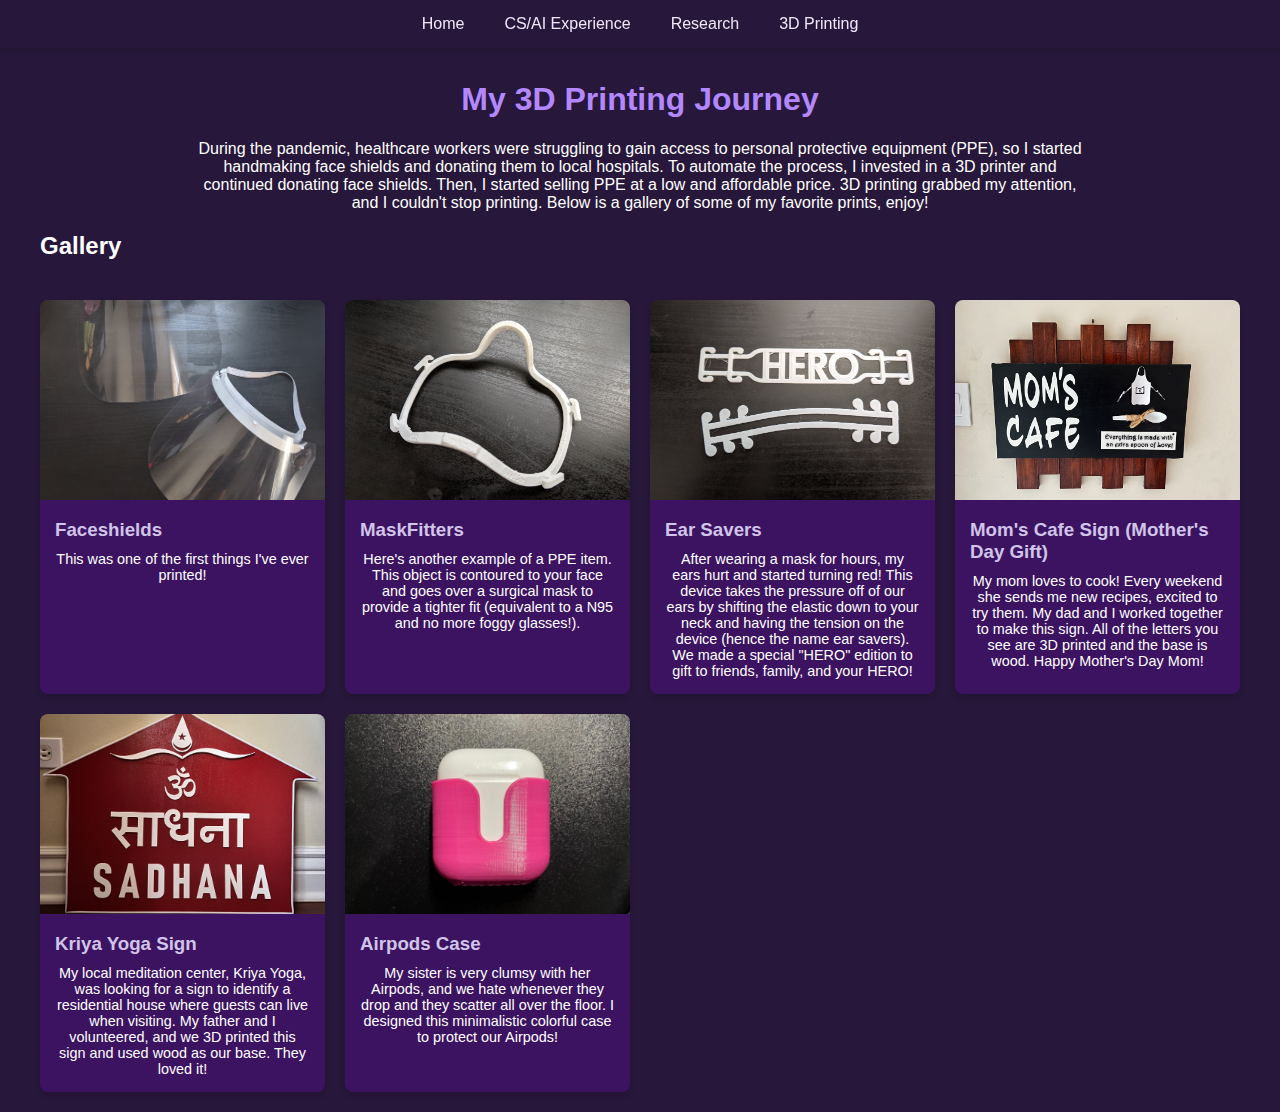
<file: 3dprinting.html>
<!DOCTYPE html>
<html lang="en">
<head>
    <meta charset="UTF-8">
    <meta name="viewport" content="width=device-width, initial-scale=1.0">
    <title>Rhea Shah's Website | 3D Printing Journey</title>
    <style>
:root {
            --dark-purple: #27173a;
            --medium-purple: #4a2a6e;
            --light-purple: #8c5cb6;
            --off-white: #f0e6f6;
        }
        body {
            font-family: "Roboto", sans-serif;
            font-weight: 400;
            background-color: #27173a;
            color: white;
            margin: 0;
            padding-top: 60px; /* Add padding to account for fixed navbar */
        }
        .container {
            max-width: 1200px;
            margin: 0 auto;
        }
        h1 {
            text-align: center;
            color: #b388ff;
        }
        .gallery {
            display: grid;
            grid-template-columns: repeat(auto-fit, minmax(250px, 1fr));
            gap: 20px;
            padding: 20px 0;
        }
        .gallery-item {
            background-color: #3c1361;
            border-radius: 8px;
            overflow: hidden;
            box-shadow: 0 4px 6px rgba(0, 0, 0, 0.1);
            transition: transform 0.3s ease;
        }
        .gallery-item:hover {
            transform: translateY(-5px);
        }
        .gallery-item img {
            width: 100%;
            height: 200px;
            object-fit: cover;
        }
        .gallery-item .caption {
            padding: 15px;
        }
        .gallery-item h3 {
            margin: 0 0 10px;
            color: #d1c4e9;
        }
        .gallery-item p {
            margin: 0;
            font-size: 0.9em;
        }
        .navbar {
            display: flex;
            justify-content: center;
            padding: 10px 0;
            background-color: var(--dark-purple);
            position: fixed;
            top: 0;
            left: 0;
            right: 0;
            z-index: 1000;
            box-shadow: 0 2px 5px rgba(0, 0, 0, 0.2);
        }
        .nav-list {
            list-style-type: none;
            padding: 0;
            display: flex;
            flex-wrap: wrap;
            justify-content: center;
            margin: 0;
        }
        .nav-list li {
            margin: 5px 10px;
        }
        .nav-list a {
            color: var(--off-white);
            text-decoration: none;
            padding: 5px 10px;
            border-radius: 5px;
            transition: all 0.3s ease;
        }
        .nav-list a:hover {
            background-color: var(--light-purple);
            color: var(--dark-purple);
        }
        p {
            text-align: center;
            margin-right: 15%;
            margin-left: 15%;
        }
    </style>
</head>
<body>
    <nav class = "navbar">
        <ul class = "nav-list">
            <li><a href = "index.html">Home</a></li>
            <li><a href = "experience.html">CS/AI Experience</a></li>
            <li><a href = "research.html">Research</a></li>
            <li><a href = "3dprinting.html">3D Printing</a></li>
        </ul>
    </nav>
    <h1> My 3D Printing Journey </h1>
    <p> During the pandemic, healthcare workers were struggling to gain access to personal protective equipment (PPE), so I started handmaking face shields and donating them to local hospitals. To automate the process, I invested in a 3D printer and continued donating face shields. Then, I started selling PPE at a low and affordable price. 3D printing grabbed my attention, and I couldn't stop printing. Below is a gallery of some of my favorite prints, enjoy! </p>
    <div class="container">
        <h2>Gallery</h2>
        <div class="gallery">
            <div class="gallery-item">
                <img src="faceshields.jpg" alt="Faceshields">
                <div class="caption">
                    <h3>Faceshields</h3>
                    <p>This was one of the first things I've ever printed!  </p>
                </div>
            </div>
            <div class="gallery-item">
                <img src="maskfitter.jpg" alt="MaskFitters">
                <div class="caption">
                    <h3>MaskFitters</h3>
                    <p>Here's another example of a PPE item. This object is contoured to your face and goes over a surgical mask to provide a tighter fit (equivalent to a N95 and no more foggy glasses!). </p>
                </div>
            </div>
            <div class="gallery-item">
                <img src="earsavers.jpg" alt="Ear Savers">
                <div class="caption">
                    <h3>Ear Savers</h3>
                    <p>After wearing a mask for hours, my ears hurt and started turning red! This device takes the pressure off of our ears by shifting the elastic down to your neck and having the tension on the device (hence the name ear savers). We made a special "HERO" edition to gift to friends, family, and your HERO!</p>
                </div>
            </div>
            <div class="gallery-item">
                <img src="momscafe.jpg" alt="Mom's Cafe">
                <div class="caption">
                    <h3>Mom's Cafe Sign (Mother's Day Gift)</h3>
                    <p>My mom loves to cook! Every weekend she sends me new recipes, excited to try them. My dad and I worked together to make this sign. All of the letters you see are 3D printed and the base is wood. Happy Mother's Day Mom!</p>
                </div>
            </div>
            <div class="gallery-item">
                <img src="kriyayoga.jpg" alt="Kriya Yoga Sign">
                <div class="caption">
                    <h3>Kriya Yoga Sign</h3>
                    <p>My local meditation center, Kriya Yoga, was looking for a sign to identify a residential house where guests can live when visiting. My father and I volunteered, and we 3D printed this sign and used wood as our base. They loved it!</p>
                </div>
            </div>
            <div class="gallery-item">
                <img src="airpods.jpeg" alt="Airpods Case">
                <div class="caption">
                    <h3>Airpods Case</h3>
                    <p>My sister is very clumsy with her Airpods, and we hate whenever they drop and they scatter all over the floor. I designed this minimalistic colorful case to protect our Airpods!</p>
                </div>
            </div>
        </div>
    </div>
</body>
</html>
</file>
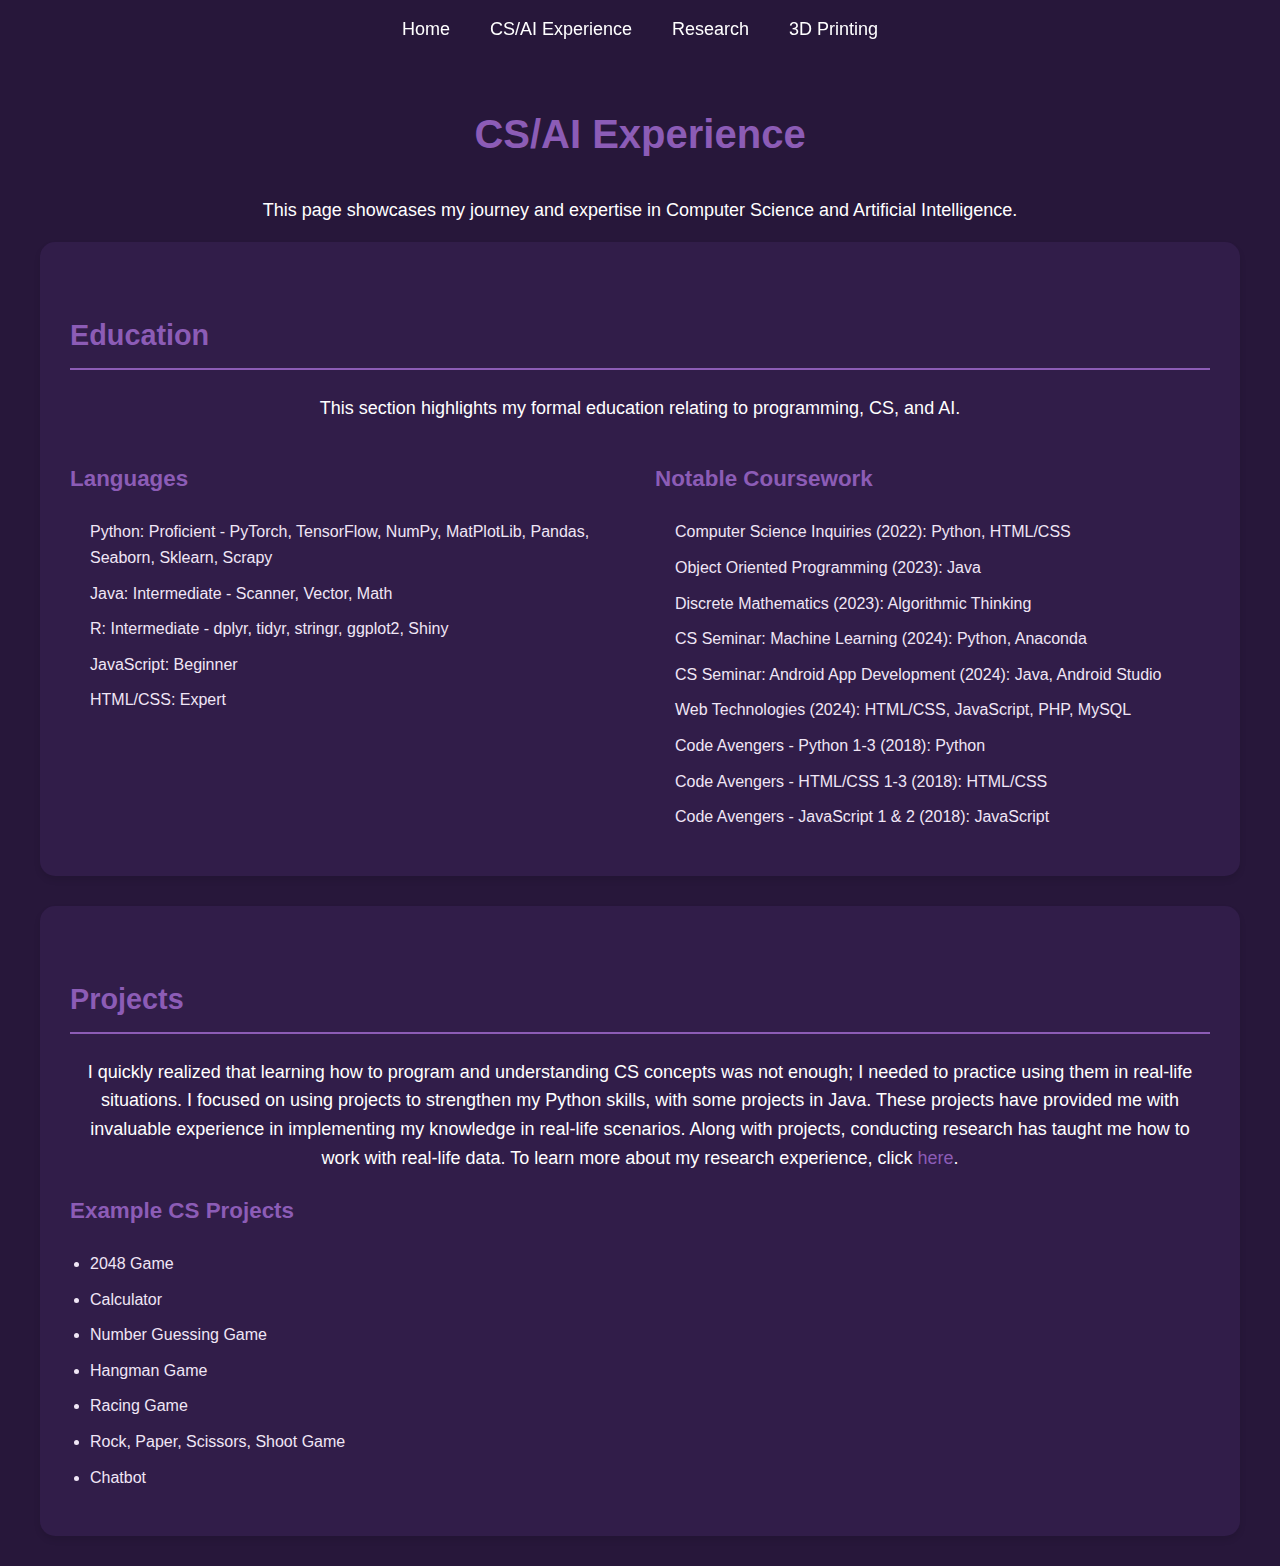
<file: experience.html>
<!DOCTYPE html>
<html>
    <head>
        <title> Rhea Shah's Website | CS/AI Experience </title>
        <link rel= "stylesheet" href="stylesheet.css">
        <style>
            :root {
                --dark-purple: #27173a;
                --medium-purple: #4a2a6e;
                --light-purple: #8c5cb6;
                --off-white: #f0e6f6;
            }
            body {
                font-family: 'Poppins', sans-serif;
                background-color: var(--dark-purple);
                color: var(--off-white);
                line-height: 1.6;
                margin: 0;
                padding: 0;
            }
            .container {
                max-width: 1200px;
                margin: 0 auto;
                padding: 0 20px;
            }
            h1, h2, h3 {
                color: var(--light-purple);
            }
            h1 {
                font-size: 2.5em;
                text-align: center;
                margin-bottom: 30px;
            }
            h2 {
                font-size: 1.8em;
                border-bottom: 2px solid var(--light-purple);
                padding-bottom: 10px;
                margin-top: 40px;
            }
            h3 {
                font-size: 1.4em;
                margin-top: 20px;
            }
            .navbar {
                display: flex;
                justify-content: center;
                padding: 10px 0;
            }
            :root {
                --dark-purple: #27173a;
                --medium-purple: #4a2a6e;
                --light-purple: #8c5cb6;
                --off-white: #f0e6f6;
            }

            header {
                background-color: var(--medium-purple);
                padding: 20px 0;
                box-shadow: 0 2px 10px rgba(0,0,0,0.2);
            }
            
            .navbar {
                display: flex;
                justify-content: center;
                padding: 10px 0;
            }
            .nav-list {
                list-style-type: none;
                padding: 0;
                display: flex;
                flex-wrap: wrap;
                justify-content: center;
            }
            .nav-list li {
                margin: 5px 10px;
            }
            .nav-list a {
                color: var(--off-white);
                text-decoration: none;
                padding: 5px 10px;
                border-radius: 5px;
                transition: all 0.3s ease;
            }
            .nav-list a:hover {
                background-color: var(--light-purple);
                color: var(--dark-purple);
            }

            .exp-section {
                background-color: rgba(74, 42, 110, 0.3);
                margin-bottom: 30px;
                padding: 30px;
                border-radius: 15px;
                box-shadow: 0 4px 6px rgba(0,0,0,0.1);
            }
            .education-grid {
                display: grid;
                grid-template-columns: 1fr 1fr;
                gap: 30px;
            }
            @media (max-width: 768px) {
                .education-grid {
                    grid-template-columns: 1fr;
                }
            }
            ul {
                padding-left: 20px;
                margin-top: 0;
            }
            li {
                margin-bottom: 10px;
            }
            .language-list li, .coursework-list li {
                display: flex;
                justify-content: space-between;
                align-items: flex-start;
                flex-wrap: wrap;
            }
            .language-list span, .coursework-list span {
                font-weight: bold;
                margin-right: 10px;
                min-width: 100px;
            }
            a {
                color: var(--light-purple);
                text-decoration: none;
                transition: color 0.3s ease;
            }
            a:hover {
                color: var(--off-white);
            }
            footer {
                text-align: center;
                padding: 20px 0;
                background-color: var(--medium-purple);
                margin-top: 40px;
            }
        </style>
    </head>
    <body>
            <nav class="navbar">
                <ul class="nav-list">
                    <li><a href="index.html">Home</a></li>
                    <li><a href="experience.html">CS/AI Experience</a></li>
                    <li><a href="research.html">Research</a></li>
                    <li><a href="3dprinting.html">3D Printing</a></li>
                </ul>
            </nav>
    
        <main class="container">
            <h1>CS/AI Experience</h1>
            <p>This page showcases my journey and expertise in Computer Science and Artificial Intelligence.</p>
    
            <section class="exp-section">
                <h2>Education</h2>
                <p>This section highlights my formal education relating to programming, CS, and AI.</p>
    
                <div class="education-grid">
                    <div>
                        <h3>Languages</h3>
                        <ul class="language-list">
                            <li>Python: Proficient - PyTorch, TensorFlow, NumPy, MatPlotLib, Pandas, Seaborn, Sklearn, Scrapy</li>
                            <li>Java: Intermediate - Scanner, Vector, Math</li>
                            <li>R: Intermediate - dplyr, tidyr, stringr, ggplot2, Shiny</li>
                            <li>JavaScript: Beginner</li>
                            <li>HTML/CSS: Expert</li>
                        </ul>
                    </div>
                    <div>
                        <h3>Notable Coursework</h3>
                        <ul class="coursework-list">
                            <li>Computer Science Inquiries (2022): Python, HTML/CSS</li>
                            <li>Object Oriented Programming (2023): Java</li>
                            <li>Discrete Mathematics (2023): Algorithmic Thinking</li>
                            <li>CS Seminar: Machine Learning (2024): Python, Anaconda</li>
                            <li>CS Seminar: Android App Development (2024): Java, Android Studio</li>
                            <li>Web Technologies (2024): HTML/CSS, JavaScript, PHP, MySQL</li>
                            <li>Code Avengers - Python 1-3 (2018): Python</li>
                            <li>Code Avengers - HTML/CSS 1-3 (2018): HTML/CSS</li>
                            <li>Code Avengers - JavaScript 1 & 2 (2018): JavaScript</li>
                        </ul>
                    </div>
                </div>
            </section>
    
            <section class="exp-section">
                <h2>Projects</h2>
                <p>I quickly realized that learning how to program and understanding CS concepts was not enough; I needed to practice using them in real-life situations. I focused on using projects to strengthen my Python skills, with some projects in Java. These projects have provided me with invaluable experience in implementing my knowledge in real-life scenarios. Along with projects, conducting research has taught me how to work with real-life data. To learn more about my research experience, click <a href="research.html">here</a>.</p>
    
                <h3>Example CS Projects</h3>
                <ul>
                    <li>2048 Game</li>
                    <li>Calculator</li>
                    <li>Number Guessing Game</li>
                    <li>Hangman Game</li>
                    <li>Racing Game</li>
                    <li>Rock, Paper, Scissors, Shoot Game</li>
                    <li>Chatbot</li>
                </ul>
            </section>
        </main>
    </body>
    </html>
</html>
</file>
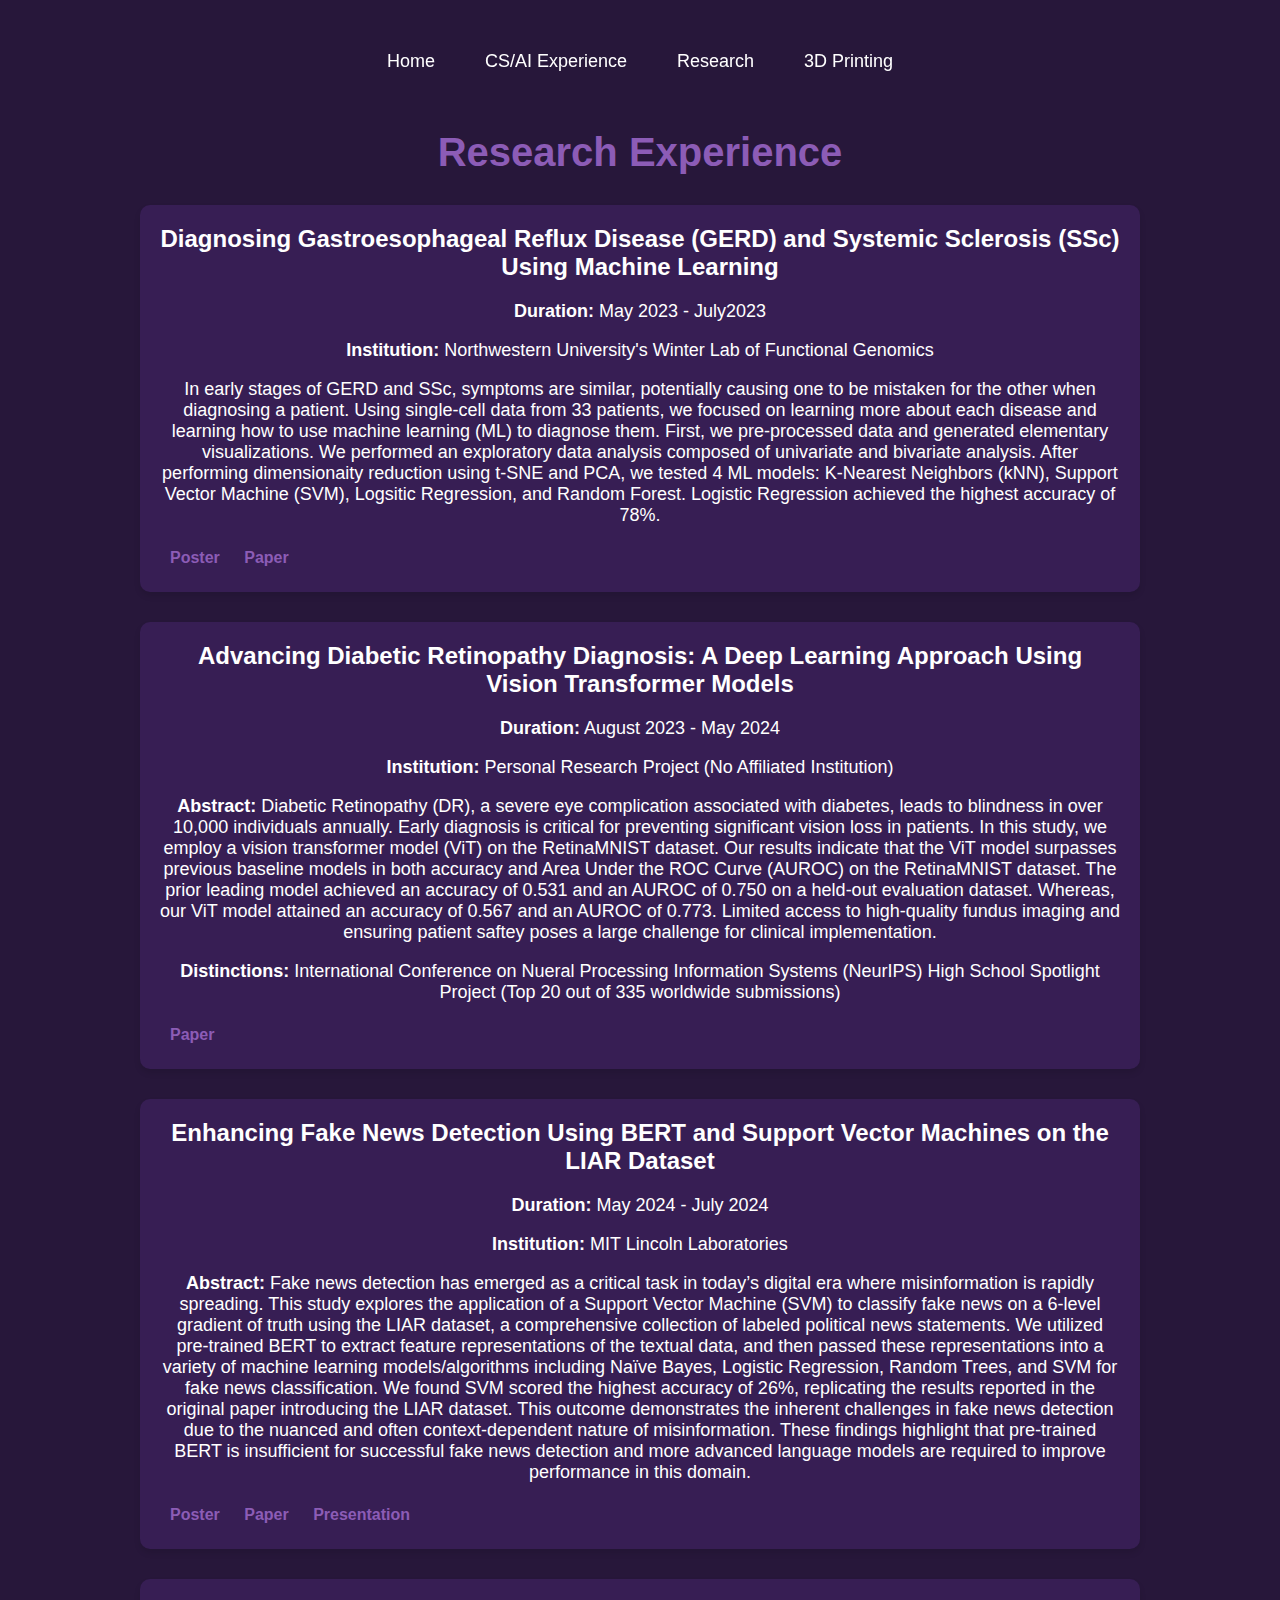
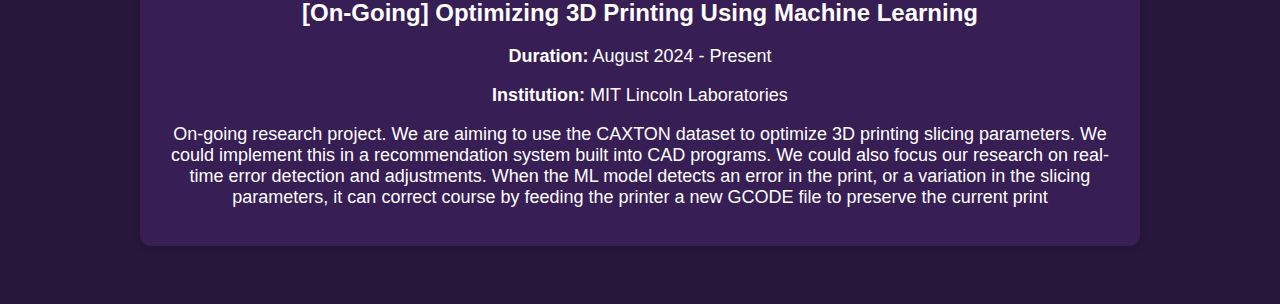
<file: research.html>
<!DOCTYPE html>
<html>
    <head>
        <title> Rhea Shah's Website | Research</title>
        <link rel= "stylesheet" href="stylesheet.css">
        <style>
            :root {
                --dark-purple: #27173a;
                --medium-purple: #4a2a6e;
                --light-purple: #8c5cb6;
                --off-white: #f0e6f6;
            }

            header {
                background-color: var(--medium-purple);
                padding: 20px 0;
                box-shadow: 0 2px 10px rgba(0,0,0,0.2);
            }
            
            .navbar {
                display: flex;
                justify-content: center;
                padding: 10px 0;
            }
            .nav-list {
                list-style-type: none;
                padding: 0;
                display: flex;
                flex-wrap: wrap;
                justify-content: center;
            }
            .nav-list li {
                margin: 5px 10px;
            }
            .nav-list a {
                color: var(--off-white);
                text-decoration: none;
                padding: 5px 10px;
                border-radius: 5px;
                transition: all 0.3s ease;
            }
            .nav-list a:hover {
                background-color: var(--light-purple);
                color: var(--dark-purple);
            }
            
            body {
                font-family: "Roboto", sans-serif;
                font-weight: 400;
                background-color: #27173a;
                color: white;
            }
            .container {
                max-width: 1000px;
                margin: 0 auto;
                padding: 20px;
            }
            header {
                background-color: var(--medium-purple);
                padding: 20px 0;
                box-shadow: 0 2px 10px rgba(0,0,0,0.2);
            }
            h1, h2 {
                color: var(--light-purple);
            }
            h1 {
                font-size: 2.5em;
                margin-bottom: 10px;
            }
            nav {
                margin-top: 20px;
            }
            nav a {
                color: var(--off-white);
                text-decoration: none;
                padding: 5px 10px;
                margin: 0 5px;
                border-radius: 5px;
                transition: background-color 0.3s;
            }
            nav a:hover {
                background-color: var(--light-purple);
                color: var(--dark-purple);
            }
            .research-item {
                background-color: rgba(92, 45, 145, 0.3);
                margin-bottom: 30px;
                padding: 20px;
                border-radius: 10px;
                box-shadow: 0 4px 6px rgba(0,0,0,0.1);
            }
            .research-item h2 {
                margin-top: 0;
                text-align: center;
                color: white;
            }

            .research-item a {
            display: inline-block;
            margin: 5px 10px;
            color: var(--light-purple);
            text-decoration: none;
            font-weight: 700;
            transition: color 0.3s ease;
            }

            footer {
                text-align: center;
                padding: 20px 0;
                background-color: var(--medium-purple);
                margin-top: 40px;
            }
        </style>
    </head>

    <body>
        <nav class = "navbar">
            <ul class = "nav-list">
                <li><a href = "index.html">Home</a></li>
                <li><a href = "experience.html">CS/AI Experience</a></li>
                <li><a href = "research.html">Research</a></li>
                <li><a href = "3dprinting.html">3D Printing</a></li>
            </ul>
        </nav>

        <h1>Research Experience</h1>
        
        <main class="container">
            <section class="research-item">
                <h2>Diagnosing Gastroesophageal Reflux Disease (GERD) and Systemic Sclerosis (SSc) Using Machine Learning</h2>
                <p><strong>Duration:</strong> May 2023 - July2023</p>
                <p><strong>Institution:</strong> Northwestern University's Winter Lab of Functional Genomics</p>
                <p>In early stages of GERD and SSc, symptoms are similar, potentially causing one to be mistaken for the other when diagnosing a patient. Using single-cell data from 33 patients, we focused on learning more about each disease and learning how to use machine learning (ML) to diagnose them. First, we pre-processed data and generated elementary visualizations. We performed an exploratory data analysis composed of univariate and bivariate analysis. After performing dimensionaity reduction using t-SNE and PCA, we tested 4 ML models: K-Nearest Neighbors (kNN), Support Vector Machine (SVM), Logsitic Regression, and Random Forest. Logistic Regression achieved the highest accuracy of 78%. </p>
                <a href = "https://docs.google.com/presentation/d/1C9HHchn6uxHyiAYX3rb19c6QTZv59R5G/edit?usp=sharing&ouid=115415510785478108183&rtpof=true&sd=true"> Poster</a> <a href="https://docs.google.com/document/d/11J2pJmzmzemmztUWmtnfVlWeDH1XdGAEcSu39SfKb4w/edit?usp=sharing"> Paper</a>
            </section>

            <section class="research-item">
                <h2>Advancing Diabetic Retinopathy Diagnosis: A Deep Learning Approach Using Vision Transformer Models</h2>
                <p><strong>Duration:</strong> August 2023 - May 2024</p>
                <p><strong>Institution:</strong> Personal Research Project (No Affiliated Institution)</p>
                <p><strong>Abstract: </strong> Diabetic Retinopathy (DR), a severe eye complication associated with diabetes,
                    leads to blindness in over 10,000 individuals annually. Early
                    diagnosis is critical for preventing significant vision loss in patients. In this study,
                    we employ a vision transformer model (ViT) on the RetinaMNIST dataset. Our
                    results indicate that the ViT model surpasses previous baseline models in both
                    accuracy and Area Under the ROC Curve (AUROC) on the RetinaMNIST dataset.
                    The prior leading model achieved an accuracy of 0.531 and an AUROC of 0.750 on
                    a held-out evaluation dataset. Whereas, our ViT model attained
                    an accuracy of 0.567 and an AUROC of 0.773. Limited access to high-quality
                    fundus imaging and ensuring patient saftey poses a large challenge for clinical
                    implementation.</p>
                <p><strong>Distinctions: </strong>International Conference on Nueral Processing Information Systems (NeurIPS) High School Spotlight Project (Top 20 out of 335 worldwide submissions)</p>
                <a href="https://drive.google.com/file/d/1GBc-w0m9HLJPSYMbiHe3vo_EVv1FFkuH/view?usp=sharing"> Paper</a>
            </section>
    
            <section class="research-item">
                <h2>Enhancing Fake News Detection Using BERT and Support Vector Machines on the LIAR Dataset</h2>
                <p><strong>Duration:</strong> May 2024 - July 2024</p>
                <p><strong>Institution: </strong> MIT Lincoln Laboratories</p>
                <p><strong>Abstract: </strong> Fake news detection has emerged as a critical task in today’s digital era 
                    where misinformation is rapidly spreading. This study explores the 
                    application of a Support Vector Machine (SVM) to classify fake news on 
                    a 6-level gradient of truth using the LIAR dataset, a comprehensive 
                    collection of labeled political news statements. We utilized pre-trained 
                    BERT to extract feature representations of the textual data, and then 
                    passed these representations into a variety of machine learning 
                    models/algorithms including Naïve Bayes, Logistic Regression, Random 
                    Trees, and SVM for fake news classification. We found SVM scored the 
                    highest accuracy of 26%, replicating the results reported in the original 
                    paper introducing the LIAR dataset. This outcome demonstrates the 
                    inherent challenges in fake news detection due to the nuanced and 
                    often context-dependent nature of misinformation. These findings 
                    highlight that pre-trained BERT is insufficient for successful fake news 
                    detection and more advanced language models are required to improve 
                    performance in this domain. </p>

                <a href = "https://drive.google.com/file/d/1rfOYJkFifiiA-3StOWIYisMPjF_QpiEP/view?usp=sharing"> Poster</a> <a href="https://drive.google.com/file/d/1cusSIx5Dav3wdK3dUu-BWqc0cp3-6SAF/view?usp=sharing"> Paper</a> <a href="https://docs.google.com/presentation/d/1YJF9q3oCRm7NytdxZQMl9Ff-HM6pzj08/edit?usp=sharing&ouid=111863524440175473346&rtpof=true&sd=true"> Presentation</a>

            </section>

            <section class="research-item">
                <h2>[On-Going] Optimizing 3D Printing Using Machine Learning</h2>
                <p><strong>Duration:</strong> August 2024 - Present</p>
                <p><strong>Institution:</strong> MIT Lincoln Laboratories</p>
                <p> On-going research project. We are aiming to use the CAXTON dataset to optimize 3D printing slicing parameters. We could implement this in a recommendation system built into CAD programs. We could also focus our research on real-time error detection and adjustments. When the ML model detects an error in the print, or a variation in the slicing parameters, it can correct course by feeding the printer a new GCODE file to preserve the current print </p>
            </section>
    
        </main>
</file>
<file: stylesheet.css>
body {
    font-family: "Roboto", sans-serif;
    font-weight: 400;
    background-color: #27173a;
    color: white;
}

a {
    color: white;
}

.navbar {
    display: flex;
    position: sticky;
    align-items: center;
    justify-content: space-between;
    top: 0px;
    background-color: #27173a; 
    background-blend-mode: darken;
    background-size: cover;
    color: white;
    padding: 10px 20px;
}

.nav-list {
    display: flex;
    list-style: none;
}

.nav-list li {
    margin-right: 20px;
}

.nav-list li a {
    text-decoration: none;
    color: white;
    font-size: 18px;
    transition: color 0.3s ease-in-out;
}

.nav-list li a:hover {
    color: #5a1387;
}

h1 {
    font-family: "Roboto", sans-serif;
    font-weight: 600;
    font-size: 30px;
    color: white;
    text-align: center;
}

p {
    font-size: 18px;
    color: white;
    text-align: center;
}

.edu, .projects {
    width: 48%;
    display: inline-block;
    vertical-align: top;
}

.edu p, .projects p {
    text-align: left;
}

.edu li, .projects li {
    margin-top: 7px;
}
</file>
